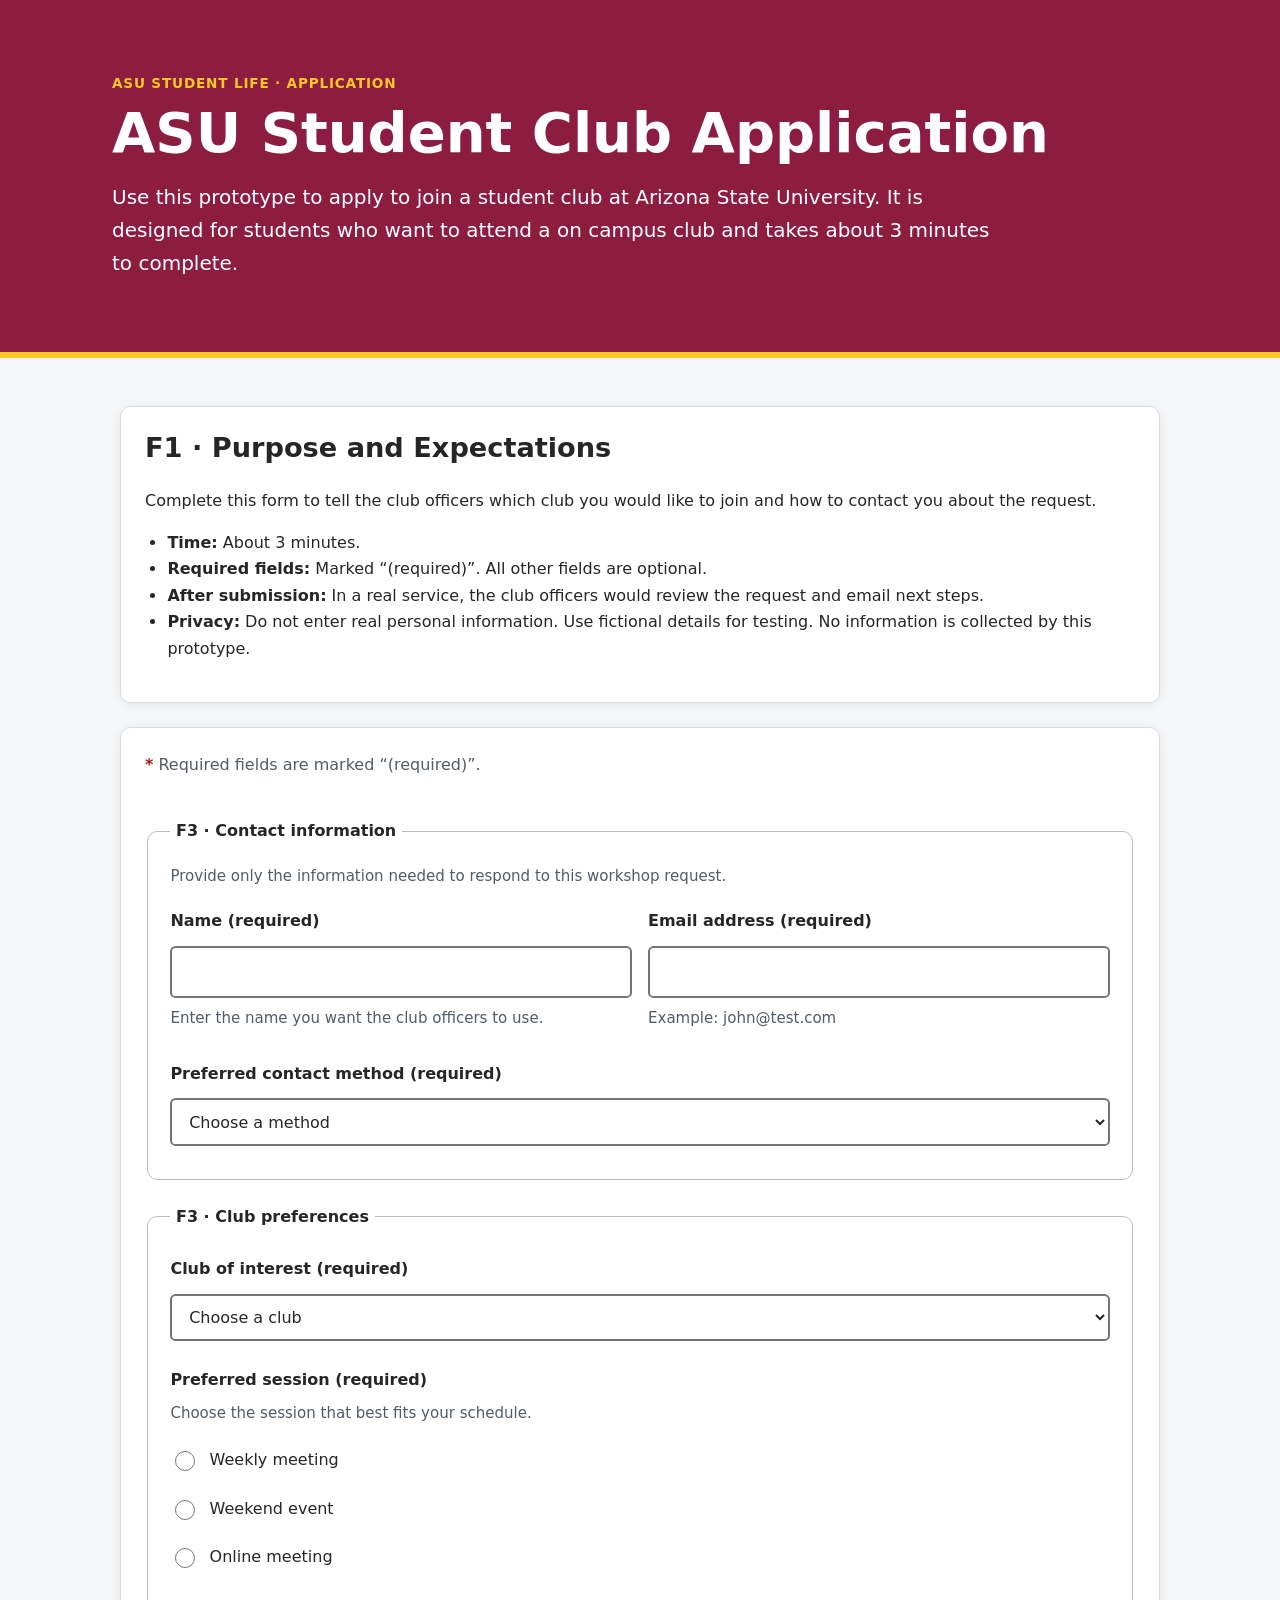
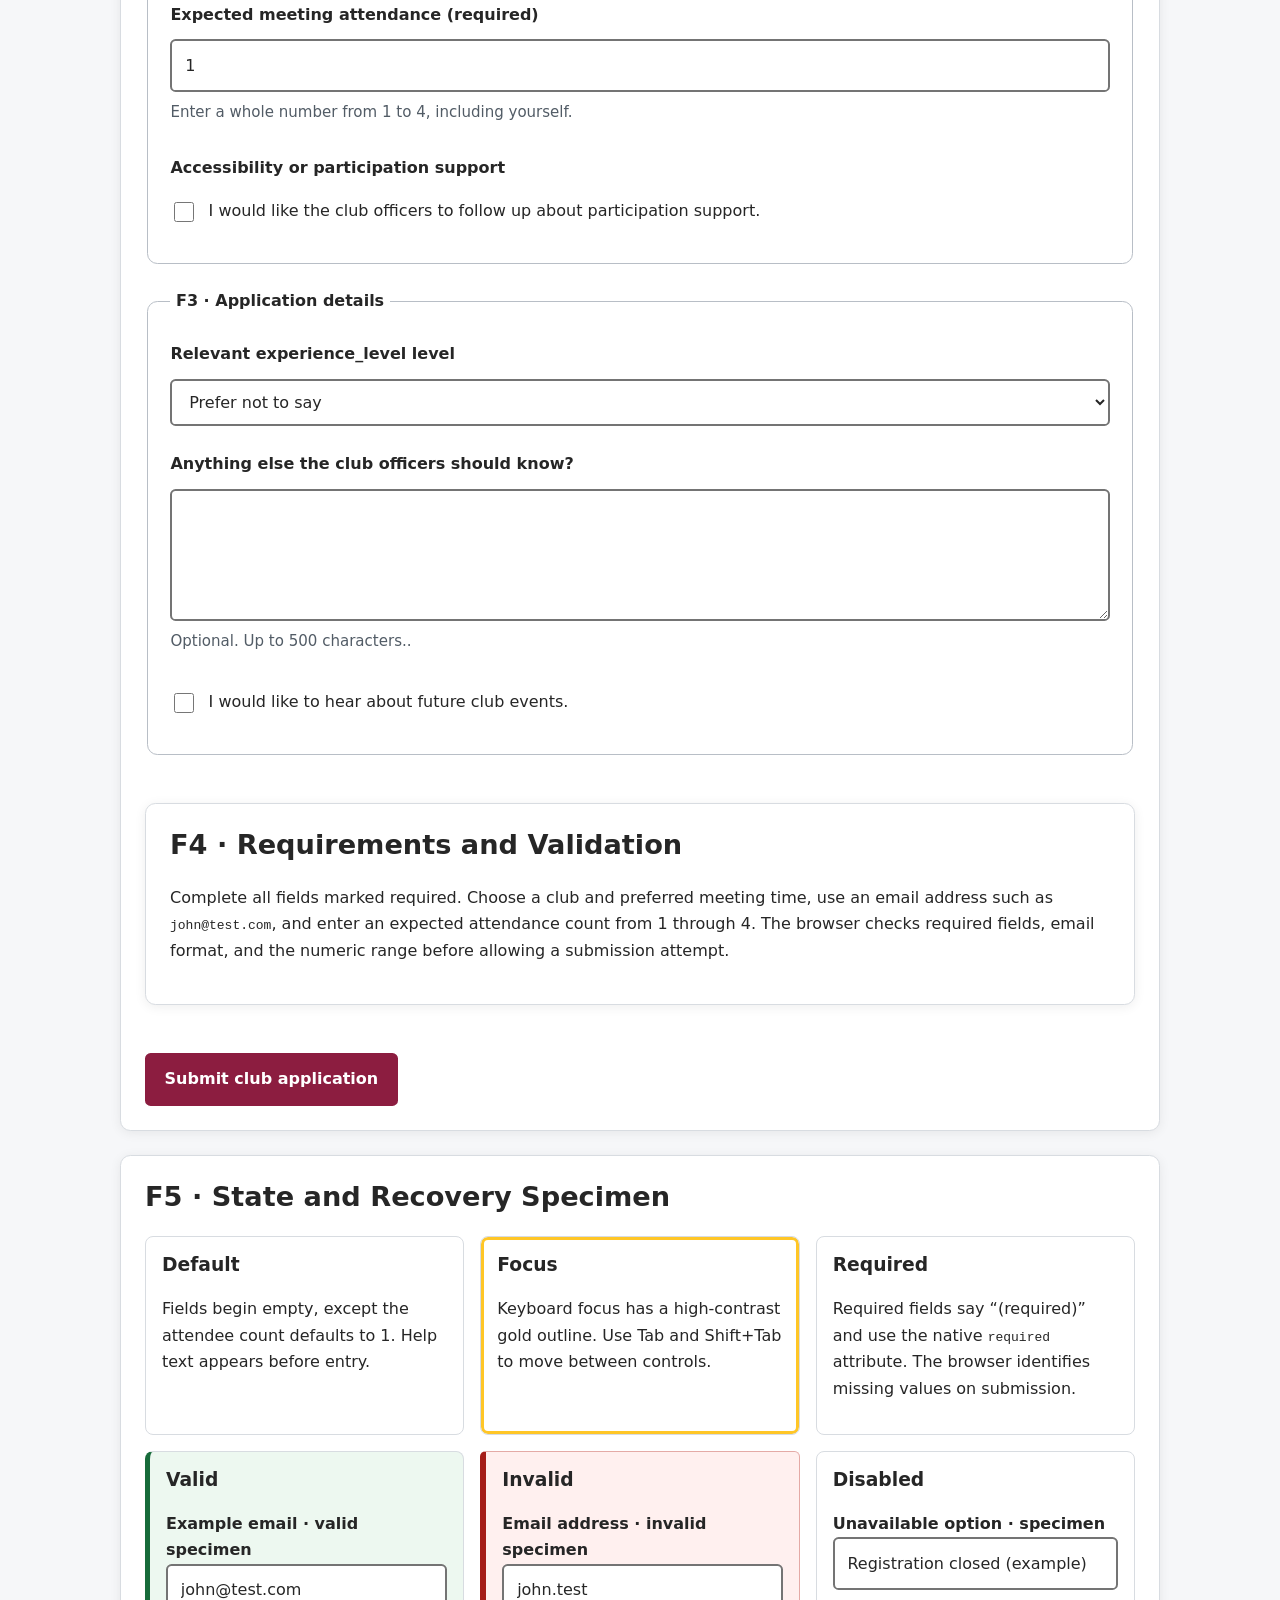
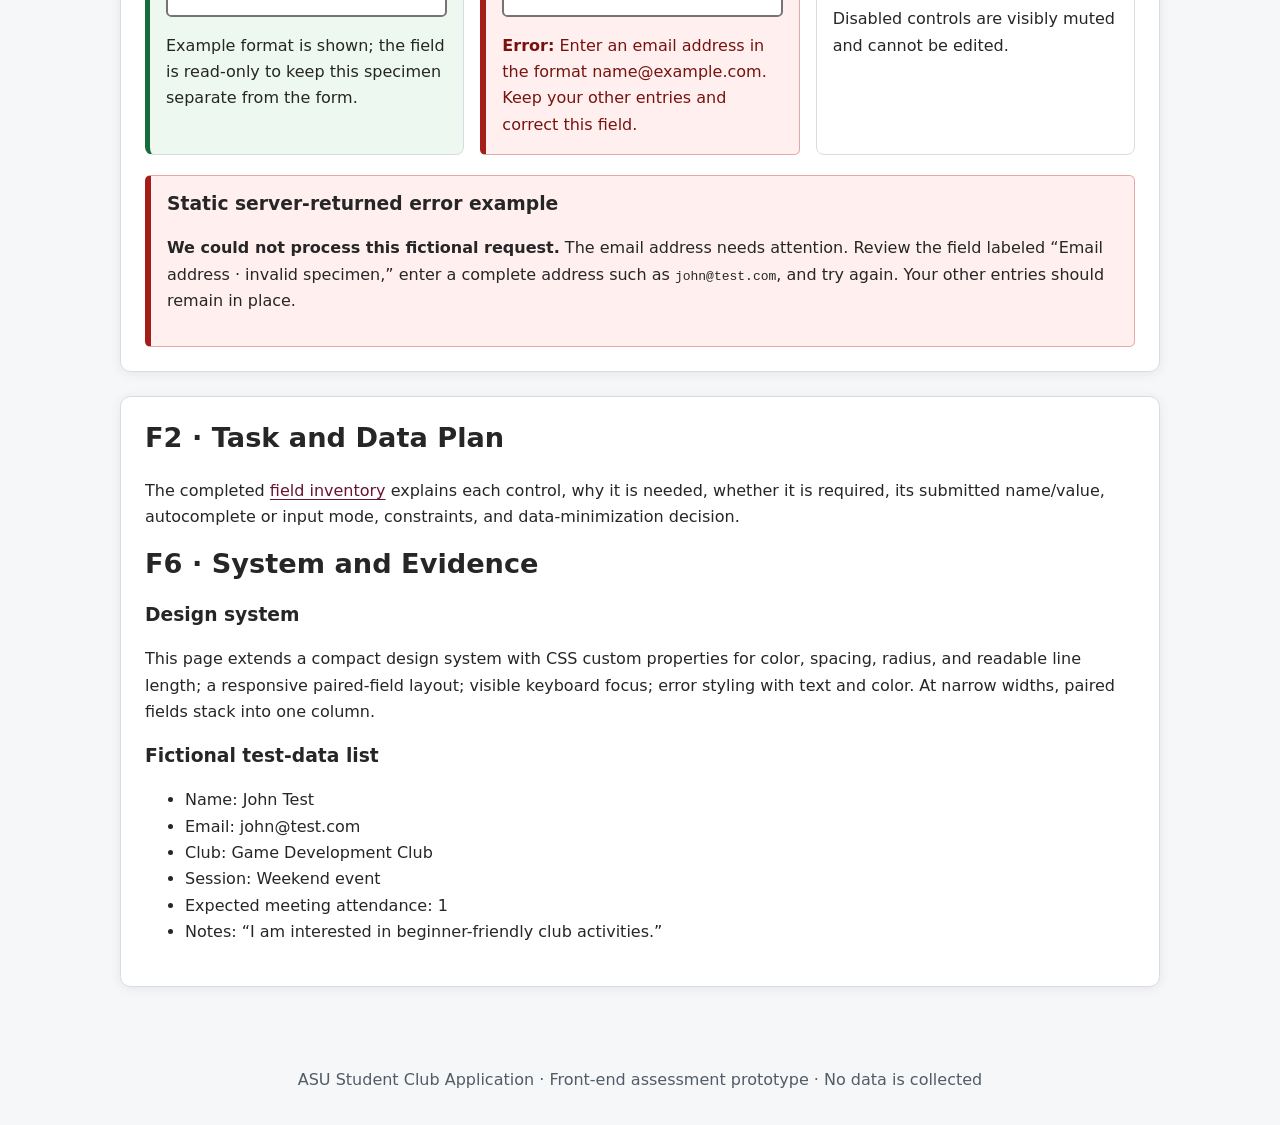
<file: index.html>
<!doctype html>
<html lang="en">
<head>
  <meta charset="utf-8">
  <meta name="viewport" content="width=device-width, initial-scale=1">
  <title>ASU Student Club Application</title>
  <link rel="stylesheet" href="styles.css">
</head>
<body>
  <a class="skip-link" href="#main">Skip to form</a>
  <header class="page-header">
    <div class="header-inner">
      <p class="eyebrow">ASU Student Life · Application </p>
      <h1>ASU Student Club Application</h1>
      <p class="lede">Use this prototype to apply to join a student club at Arizona State University. It is designed for students who want to attend a on campus club and takes about 3 minutes to complete.</p>
    </div>
  </header>

  <main id="main">
    <section id="expectations" class="intro panel">
      <h2>F1 · Purpose and Expectations</h2>
      <p>Complete this form to tell the club officers which club you would like to join and how to contact you about the request.</p>
      <ul>
        <li><strong>Time:</strong> About 3 minutes.</li>
        <li><strong>Required fields:</strong> Marked “(required)”. All other fields are optional.</li>
        <li><strong>After submission:</strong> In a real service, the club officers would review the request and email next steps.</li>
        <li><strong>Privacy:</strong> Do not enter real personal information. Use fictional details for testing. No information is collected by this prototype.</li>
      </ul>
    </section>

    <form action="#" method="post">
      <p class="required-note"><span aria-hidden="true">*</span> Required fields are marked “(required)”.</p>
      <fieldset>
        <legend>F3 · Contact information</legend>
        <p class="help">Provide only the information needed to respond to this workshop request.</p>
        <div class="paired-fields">
          <div class="field">
            <label for="name">Name (required)</label>
            <input id="name" name="name" type="text" autocomplete="name" required minlength="2" maxlength="80">
            <p class="help">Enter the name you want the club officers to use.</p>
          </div>
          <div class="field">
            <label for="email">Email address (required)</label>
            <input id="email" name="email" type="email" autocomplete="email" required maxlength="254" aria-describedby="email-help">
            <p class="help" id="email-help">Example: john@test.com</p>
          </div>
        </div>
        <div class="field">
          <label for="contact-method">Preferred contact method (required)</label>
          <select id="contact-method" name="contact_method" required>
            <option value="">Choose a method</option>
            <option value="email">Email</option>
            <option value="phone">Phone</option>
          </select>
        </div>
      </fieldset>

      <fieldset>
        <legend>F3 · Club preferences</legend>
        <div class="field">
          <label for="club">Club of interest (required)</label>
          <select id="club" name="workshop" required>
            <option value="">Choose a club</option>
            <option value="game-development">Game Development Club</option>
            <option value="design">Design Club</option>
            <option value="photography">Photography Club</option>
            <option value="outdoor-adventure">Outdoor Adventure Club</option>
          </select>
        </div>
        <div class="field">
          <span class="field-label">Preferred session (required)</span>
          <p class="help" id="session-help">Choose the session that best fits your schedule.</p>
          <label class="choice"><input type="radio" name="session" value="weekly-meeting" required> Weekly meeting</label>
          <label class="choice"><input type="radio" name="session" value="weekend-event"> Weekend event</label>
          <label class="choice"><input type="radio" name="session" value="online"> Online meeting</label>
        </div>
        <div class="field">
          <label for="meeting_attendance">Expected meeting attendance (required)</label>
          <input id="meeting_attendance" name="meeting_attendance" type="number" min="1" max="4" step="1" value="1" required inputmode="numeric">
          <p class="help">Enter a whole number from 1 to 4, including yourself.</p>
        </div>
        <div class="field">
          <span class="field-label">Accessibility or participation support</span>
          <label class="choice"><input type="checkbox" name="support_requested" value="yes"> I would like the club officers to follow up about participation support.</label>
        </div>
      </fieldset>

      <fieldset>
        <legend>F3 · Application details</legend>
        <div class="field">
          <label for="experience_level">Relevant experience_level level</label>
          <select id="experience_level" name="experience_level">
            <option value="">Prefer not to say</option>
            <option value="beginner">Beginner</option>
            <option value="some-experience">Some experience</option>
            <option value="experienced">Experienced</option>
          </select>
        </div>
        <div class="field">
          <label for="notes">Anything else the club officers should know?</label>
          <textarea id="notes" name="notes" rows="4" maxlength="500" aria-describedby="notes-help"></textarea>
          <p class="help" id="notes-help">Optional. Up to 500 characters..</p>
        </div>
        <div class="field">
          <label class="choice"><input type="checkbox" name="updates" value="yes"> I would like to hear about future club events.</label>
        </div>
      </fieldset>

      <section id="validation" class="panel">
        <h2>F4 · Requirements and Validation</h2>
        <p>Complete all fields marked required. Choose a club and preferred meeting time, use an email address such as <code>john@test.com</code>, and enter an expected attendance count from 1 through 4. The browser checks required fields, email format, and the numeric range before allowing a submission attempt.</p>
      </section>
      <button type="submit">Submit club application</button>
    </form>

    <section id="states" class="panel">
      <h2>F5 · State and Recovery Specimen</h2>
      <div class="state-grid">
        <article class="state-card">
          <h3>Default</h3>
          <p>Fields begin empty, except the attendee count defaults to 1. Help text appears before entry.</p>
        </article>
        <article class="state-card focus-demo">
          <h3>Focus</h3>
          <p>Keyboard focus has a high-contrast gold outline. Use Tab and Shift+Tab to move between controls.</p>
        </article>
        <article class="state-card">
          <h3>Required</h3>
          <p>Required fields say “(required)” and use the native <code>required</code> attribute. The browser identifies missing values on submission.</p>
        </article>
        <article class="state-card valid-demo">
          <h3>Valid</h3>
          <label for="valid-example">Example email · valid specimen</label>
          <input id="valid-example" type="email" value="john@test.com" readonly>
          <p>Example format is shown; the field is read-only to keep this specimen separate from the form.</p>
        </article>
        <article class="state-card field-error">
          <h3>Invalid</h3>
          <label for="invalid-example">Email address · invalid specimen</label>
          <input id="invalid-example" type="email" value="john.test" aria-invalid="true" aria-describedby="invalid-message" readonly>
          <p id="invalid-message" class="error-message"><strong>Error:</strong> Enter an email address in the format name@example.com. Keep your other entries and correct this field.</p>
        </article>
        <article class="state-card">
          <h3>Disabled</h3>
          <label for="disabled-example">Unavailable option · specimen</label>
          <input id="disabled-example" type="text" value="Registration closed (example)" disabled>
          <p>Disabled controls are visibly muted and cannot be edited.</p>
        </article>
      </div>
      <div class="error-summary" role="note">
        <h3>Static server-returned error example</h3>
        <p><strong>We could not process this fictional request.</strong> The email address needs attention. Review the field labeled “Email address · invalid specimen,” enter a complete address such as <code>john@test.com</code>, and try again. Your other entries should remain in place.</p>
      </div>
    </section>

    <section id="documentation" class="panel">
      <h2>F2 · Task and Data Plan</h2>
      <p>The completed <a href="field-inventory-template.html">field inventory</a> explains each control, why it is needed, whether it is required, its submitted name/value, autocomplete or input mode, constraints, and data-minimization decision.</p>

      <h2>F6 · System and Evidence</h2>
      <h3>Design system</h3>
      <p>This page extends a compact design system with CSS custom properties for color, spacing, radius, and readable line length; a responsive paired-field layout; visible keyboard focus; error styling with text and color. At narrow widths, paired fields stack into one column.</p>
      <h3>Fictional test-data list</h3>
      <ul>
        <li>Name: John Test</li>
        <li>Email: john@test.com</li>
        <li>Club: Game Development Club</li>
        <li>Session: Weekend event</li>
        <li>Expected meeting attendance: 1</li>
        <li>Notes: “I am interested in beginner-friendly club activities.”</li>
      </ul>
    </section>
  </main>
  <footer><p>ASU Student Club Application · Front-end assessment prototype · No data is collected</p></footer>
</body>
</html>
</file>
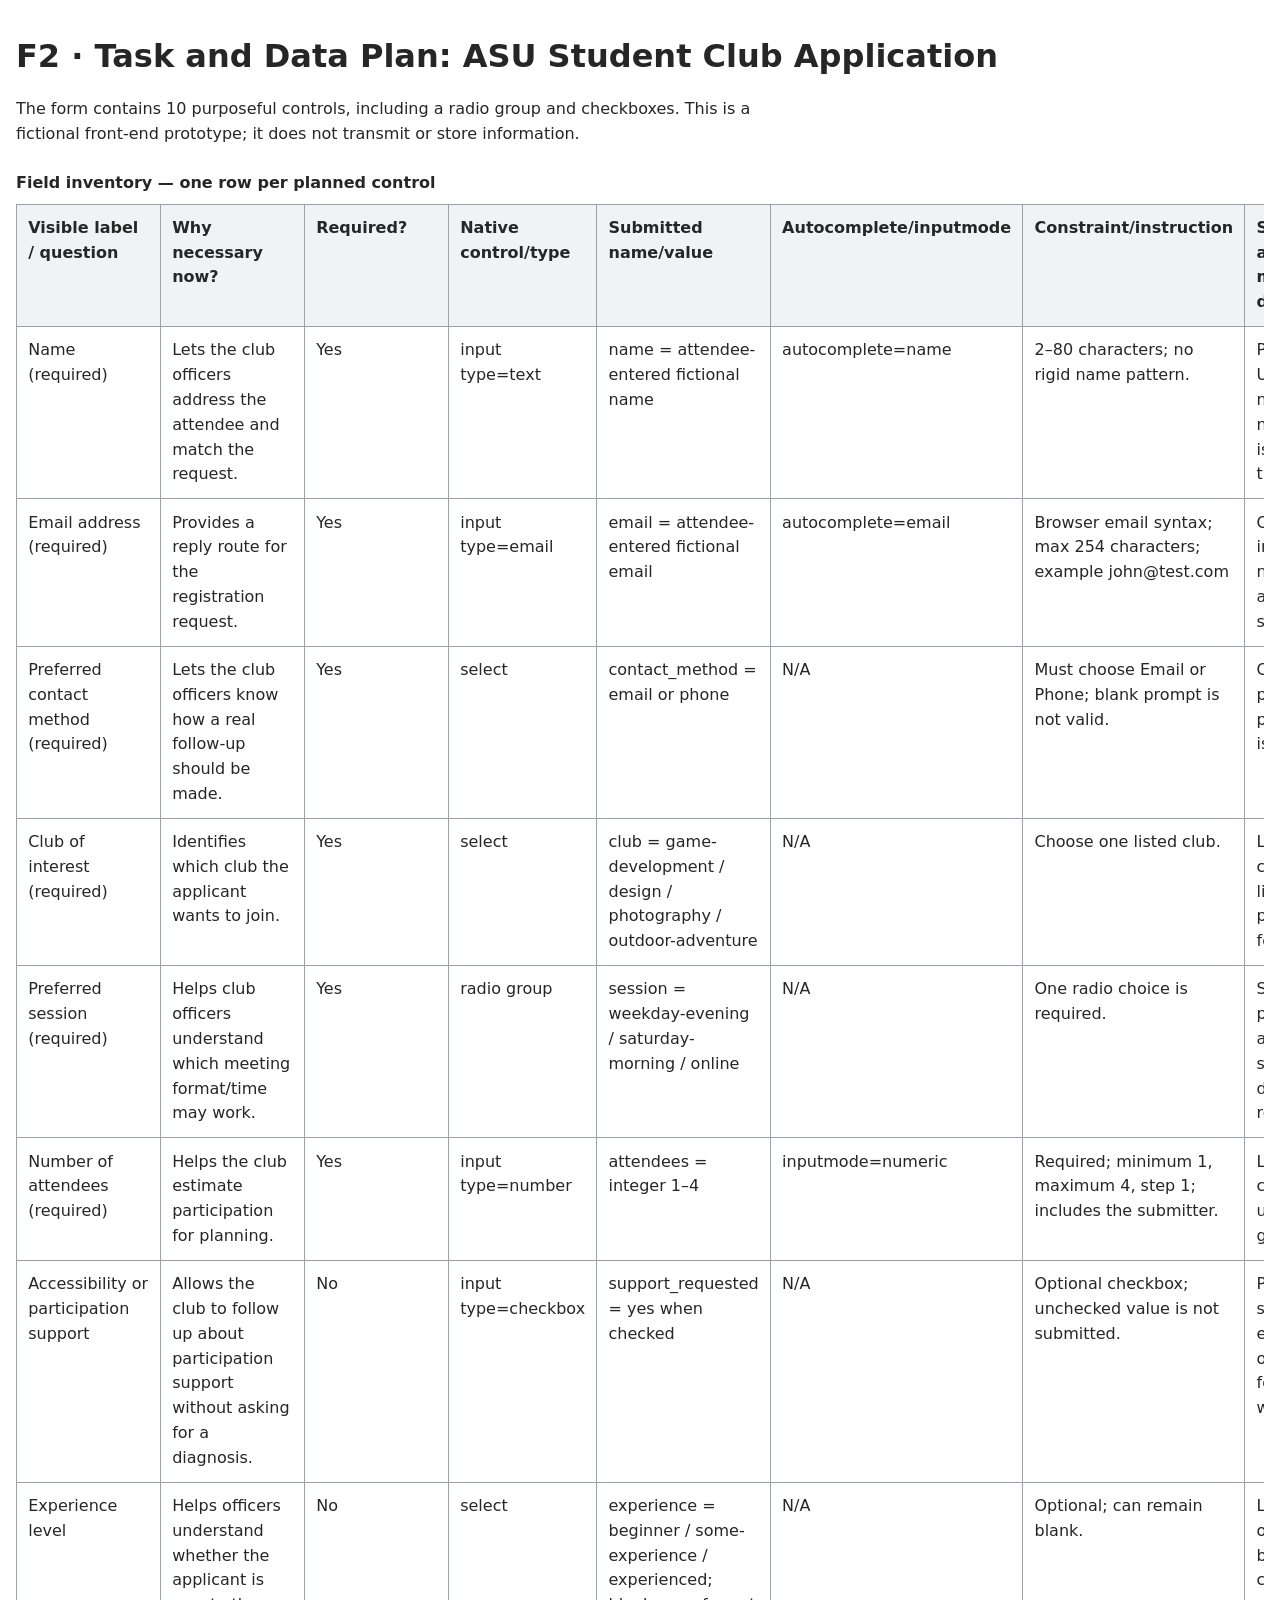
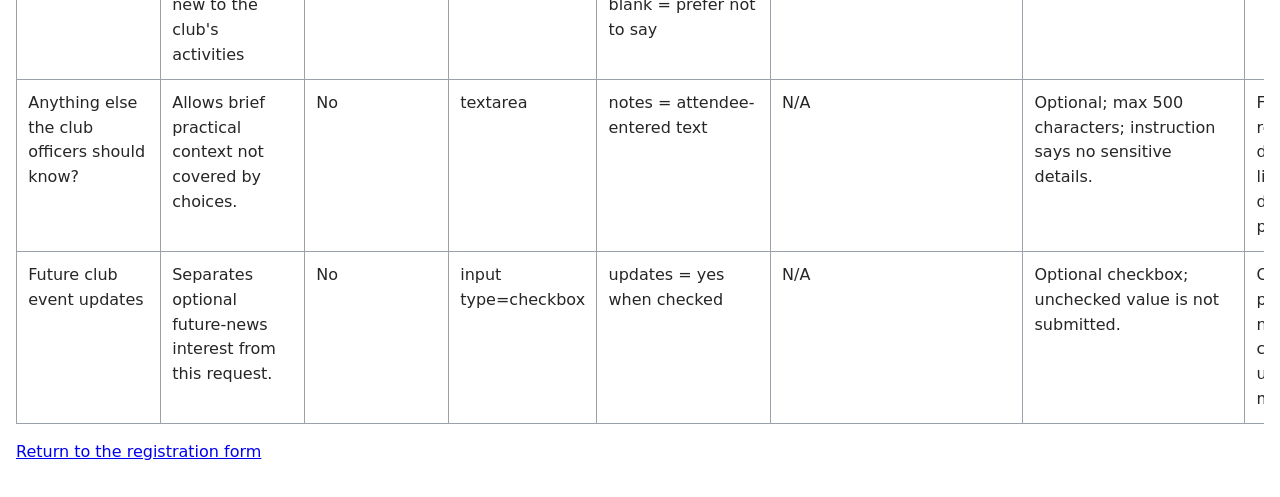
<file: field-inventory-template.html>
<!doctype html>
<html lang="en">
      <head>
            <meta charset="utf-8">
            <meta name="viewport" content="width=device-width, initial-scale=1">
            <title>F2 Field Inventory — ASU Student Club Application</title>
            <style>
            :root {
                   color-scheme: light;
            }
            * { 
                  box-sizing: border-box;
            }
            body { 
                  margin: 0 auto;
                  padding: 1rem;
                  max-width: 90rem;
                  color: #262626;
                  font: 1rem/1.55 system-ui, sans-serif;
            }
            h1 { 
                  line-height: 1.2;
            }
            p { 
                  max-width: 75ch;
            }
            .table-wrap {
                  overflow-x: auto;
            }
            table { 
                  width: 100%;
                  border-collapse: collapse;
            }
            th, td {
                  padding: .7rem;
                  border: 1px solid #9ba1a8;
                  text-align: left;
                  vertical-align: top;
                  min-width: 9rem;
            }
            th { 
                  background: #f0f2f4;
            }
            caption { 
                  text-align: left;
                  padding: .5rem 0;
                  font-weight: 700;
            }
            </style>
            </head>
            <body>
                  <h1>F2 · Task and Data Plan: ASU Student Club Application</h1>
                  <p>The form contains 10 purposeful controls, including a radio group and checkboxes. This is a fictional front-end prototype; it does not transmit or store information.</p>
                  <div class="table-wrap">
                        <table>
                              <caption>Field inventory — one row per planned control</caption>
                              <thead>
                                    <tr>
                                          <th>Visible label / question</th>
                                          <th>Why necessary now?</th>
                                          <th>Required?</th>
                                          <th>Native control/type</th>
                                          <th>Submitted name/value</th>
                                          <th>Autocomplete/inputmode</th>
                                          <th>Constraint/instruction</th>
                                          <th>Sensitivity and minimization decision</th>
                                    </tr>
                              </thead>
                              <tbody>
                                    <tr>
                                          <td>Name (required)</td>
                                          <td>Lets the club officers address the attendee and match the request.</td>
                                          <td>Yes</td>
                                          <td>input type=text</td>
                                          <td>name = attendee-entered fictional name</td>
                                          <td>autocomplete=name</td>
                                          <td>2–80 characters; no rigid name pattern.</td>
                                          <td>Personal data. Use fictional names in tests; no legal name is needed for this prototype.</td>
                                    </tr>
                                    <tr>
                                          <td>Email address (required)</td>
                                          <td>Provides a reply route for the registration request.</td>
                                          <td>Yes</td>
                                          <td>input type=email</td>
                                          <td>email = attendee-entered fictional email</td>
                                          <td>autocomplete=email</td>
                                          <td>Browser email syntax; max 254 characters; example john@test.com</td>
                                          <td>Contact information. Do not use a real address or send data.</td>
                                    </tr>
                                    <tr>
                                          <td>Preferred contact method (required)</td>
                                          <td>Lets the club officers  know how a real follow-up should be made.</td>
                                          <td>Yes</td><td>select</td><td>contact_method = email or phone</td>
                                          <td>N/A</td>
                                          <td>Must choose Email or Phone; blank prompt is not valid.</td>
                                          <td>Communication preference; no phone number is collected.</td>
                                    </tr>
                                    <tr>
                                          <td>Club of interest (required)</td>
                                          <td>Identifies which club the applicant wants to join.</td>
                                          <td>Yes</td>
                                          <td>select</td>
                                          <td>club = game-development / design / photography / outdoor-adventure</td>
                                          <td>N/A</td>
                                          <td>Choose one listed club.</td>
                                          <td>Low sensitivity; choices are limited to the purpose of the form.</td>
                                    </tr>
                                    <tr>
                                          <td>Preferred session (required)</td>
                                          <td>Helps club officers understand which meeting format/time may work.</td>
                                          <td>Yes</td>
                                          <td>radio group</td>
                                          <td>session = weekday-evening / saturday-morning / online</td>
                                          <td>N/A</td>
                                          <td>One radio choice is required.</td>
                                          <td>Scheduling preference; no additional schedule details requested.</td>
                                    </tr>
                                    <tr>
                                          <td>Number of attendees (required)</td>
                                          <td>Helps the club estimate participation for planning.</td>
                                          <td>Yes</td>
                                          <td>input type=number</td>
                                          <td>attendees = integer 1–4</td>
                                          <td>inputmode=numeric</td>
                                          <td>Required; minimum 1, maximum 4, step 1; includes the submitter.</td>
                                          <td>Low sensitivity; cap limits unnecessary group details.</td>
                                    </tr>
                                    <tr>
                                          <td>Accessibility or participation support</td>
                                          <td>Allows the club to follow up about participation support without asking for a diagnosis.</td>
                                          <td>No</td>
                                          <td>input type=checkbox</td>
                                          <td>support_requested = yes when checked</td>
                                          <td>N/A</td>
                                          <td>Optional checkbox; unchecked value is not submitted.</td>
                                          <td>Potentially sensitive if elaborated. Ask only whether follow-up is wanted.</td>
                                    </tr>
                                    <tr>
                                          <td>Experience level</td>
                                          <td>Helps officers understand whether the applicant is new to the club&#x27;s activities</td>
                                          <td>No</td>
                                          <td>select</td>
                                          <td>experience = beginner / some-experience / experienced; blank = prefer not to say</td>
                                          <td>N/A</td>
                                          <td>Optional; can remain blank.</td>
                                          <td>Low sensitivity; optional and broad categories only.</td>
                                    </tr>
                                    <tr>
                                          <td>Anything else the club officers should know?</td>
                                          <td>Allows brief practical context not covered by choices.</td>
                                          <td>No</td><td>textarea</td>
                                          <td>notes = attendee-entered text</td>
                                          <td>N/A</td>
                                          <td>Optional; max 500 characters; instruction says no sensitive details.</td>
                                          <td>Free text can reveal sensitive data; optional, limited, and discouraged for private details.</td>
                                    </tr>
                                    <tr>
                                          <td>Future club event updates</td>
                                          <td>Separates optional future-news interest from this request.</td>
                                          <td>No</td>
                                          <td>input type=checkbox</td>
                                          <td>updates = yes when checked</td>
                                          <td>N/A</td>
                                          <td>Optional checkbox; unchecked value is not submitted.</td>
                                          <td>Contact preference. Do not use it as consent to unrelated messages.</td>
                                    </tr>
                              </tbody>
                        </table>
                  </div>
                  <p><a href="index.html">Return to the registration form</a></p>
            </body>
            </html>
</file>
<file: styles.css>
:root {
  --color-text: #262626;
  --color-surface: #ffffff;
  --color-page: #f6f7f9;
  --color-action: #8c1d40;
  --color-action-hover: #68132e;
  --color-accent: #ffc627;
  --color-border: #747474;
  --color-muted: #525c66;
  --color-error: #a51d18;
  --color-error-bg: #fff0ef;
  --color-success: #176b3a;
  --color-success-bg: #edf8f0;
  --space-1: .5rem;
  --space-2: .75rem;
  --space-3: 1rem;
  --space-4: 1.5rem;
  --space-5: 2rem;
  --radius: .65rem;
  --measure: 70ch;
  --shadow: 0 2px 12px rgb(0 0 0 / 7%);
}
*,*::before,*::after {
    box-sizing:border-box;
}
html { 
    scroll-behavior: smooth; }
body {
    margin: 0;
    color: var(--color-text);
    background: var(--color-page);
    font-family: system-ui, -apple-system, BlinkMacSystemFont, "Segoe UI", sans-serif;
    line-height: 1.65;
}
a {
    color: #68132e; 
    text-underline-offset: .18em; 
}
a:hover { 
    text-decoration-thickness: .15em; 
}
.skip-link {
    position: absolute;
    left: .75rem;
    top: .75rem;
    z-index: 10;
    padding: .65rem 1rem;
    background: white;
    color: var(--color-action);
    transform: translateY(-180%); 
    border: 2px solid currentColor;
    border-radius: .3rem;
}
.skip-link:focus {
    transform: translateY(0);
}
.page-header {
    color: white;
    background: var(--color-action);
    border-bottom: .4rem solid var(--color-accent);
}
.header-inner {
    max-width: 68rem;
    margin: auto;
    padding: clamp(2rem, 6vw, 4.5rem) 1rem; 
}
.eyebrow {
    margin: 0 0 .5rem;
    color: var(--color-accent);
    font-weight: 800;
    letter-spacing: .06em;
    text-transform: uppercase;
    font-size: .85rem;
}
h1 { 
    max-width: 25ch;
    margin: 0;
    line-height: 1.12;
    font-size: clamp(2rem, 5vw, 3.5rem);
}
.lede { 
    max-width: var(--measure);
    margin: 1rem 0 0;
    font-size: clamp(1.05rem, 2vw, 1.25rem);
}
main {
    max-width: 68rem;
    margin: auto;
    padding: 1rem;
}
section, form {
    margin-block: 1.5rem;
}
.panel, form {
    padding: clamp(1rem, 3vw, 1.5rem);
    background: var(--color-surface);
    border: 1px solid #d8dce1;
    border-radius: var(--radius);
    box-shadow: var(--shadow);
}
h2 {
    margin-top: 0;
    font-size: clamp(1.35rem, 2.5vw, 1.7rem);
    line-height: 1.25;
}
h3 { 
    line-height: 1.3;
}
.intro ul { 
    padding-left: 1.4rem;
}
.required-note {
    margin-top: 0;
    color: var(--color-muted);
}
.required-note span {
    color: var(--color-error);
    font-weight: 800;
}
form, fieldset, .field {
    display: grid;
    gap: .7rem;
}
form { 
    gap: 1.5rem;
}
fieldset { 
    min-width: 0;
    padding: clamp(.9rem, 2.5vw, 1.4rem);
    border: 1px solid #b8bec6;
    border-radius: var(--radius);
}
legend, label, .field-label {
    font-weight: 700;
}
legend { 
    padding-inline: .35rem;
}
.field {
    margin-block: .25rem .65rem;
}
.help { 
    margin: -.2rem 0 .25rem;
    color: var(--color-muted);
    font-size: .94rem;
}
input, select, textarea, button {
    font: inherit;
}
input:not([type="radio"]):not([type="checkbox"]), select, textarea {
    display: block; width: 100%;
    min-height: 2.9rem;
    padding: .7rem .8rem;
    color: var(--color-text);
    background: white; 
    border: 2px solid var(--color-border);
    border-radius: .35rem;
}
textarea { 
    min-height: 8rem;
    resize: vertical;
}
.choice { 
    display: flex;
    align-items: flex-start;
    gap: .7rem;
    padding: .35rem 0;
    font-weight: 500;
}
.choice input { 
    flex: 0 0 auto;
    inline-size: 1.25rem;
    block-size: 1.25rem;
    margin-top: .25rem;
    accent-color: var(--color-action);
}
button { 
    justify-self: start;
    min-height: 2.9rem;
    padding: .7rem 1.1rem;
    color: white;
    background: var(--color-action);
    border: 2px solid var(--color-action);
    border-radius: .35rem;
    font-weight: 750;
    cursor: pointer;
}
button:hover { 
    background: var(--color-action-hover);
    border-color: var(--color-action-hover);
}
:focus-visible { 
    outline: .22rem solid var(--color-accent);
    outline-offset: .2rem;
}
input:disabled {
    color: #5d6268;
    background: #e8eaed;
    cursor: not-allowed;
}
.state-grid {
    display: grid;
    grid-template-columns: 1fr;
    gap: 1rem;
}
.state-card {
    min-width: 0;
    padding: 1rem;
    border: 1px solid #d8dce1;
    border-radius: .5rem;
    background: white;
}
.state-card h3 {
    margin-top: 0;
}
.focus-demo button, .focus-demo p {
    outline: none;
}
.focus-demo {
    box-shadow: inset 0 0 0 3px var(--color-accent);
}
.valid-demo { 
    border-left: .35rem solid var(--color-success);
    background: var(--color-success-bg);
}
.valid-demo input { 
    border-color: var(--color-success);
}
.field-error, .error-summary { 
    padding: 1rem;
    border: 1px solid #e4aaa6;
    border-left: .4rem solid var(--color-error);
    border-radius: .35rem;
    background: var(--color-error-bg);
}
.field-error input { 
    border-color: var(--color-error);
}
.error-message {
    margin-bottom: 0;
    color: #77130f;
}
.error-summary { 
    margin-top: 1.25rem;
}
.error-summary h3 { 
    margin-top: 0;
}
code { 
    overflow-wrap: anywhere;
}
footer { 
    padding: 1rem;
    color: var(--color-muted);
    text-align: center;
}

@media (min-width: 48rem) {
  main { padding: 1.5rem; }
  .paired-fields { display: grid; grid-template-columns: repeat(2, minmax(0, 1fr)); gap: 1rem; }
  .state-grid { grid-template-columns: repeat(2, minmax(0, 1fr)); }
}
@media (min-width: 70rem) {
  .state-grid { grid-template-columns: repeat(3, minmax(0, 1fr)); }
}
@media (prefers-reduced-motion: reduce) {
  html { scroll-behavior: auto; }
}
</file>
